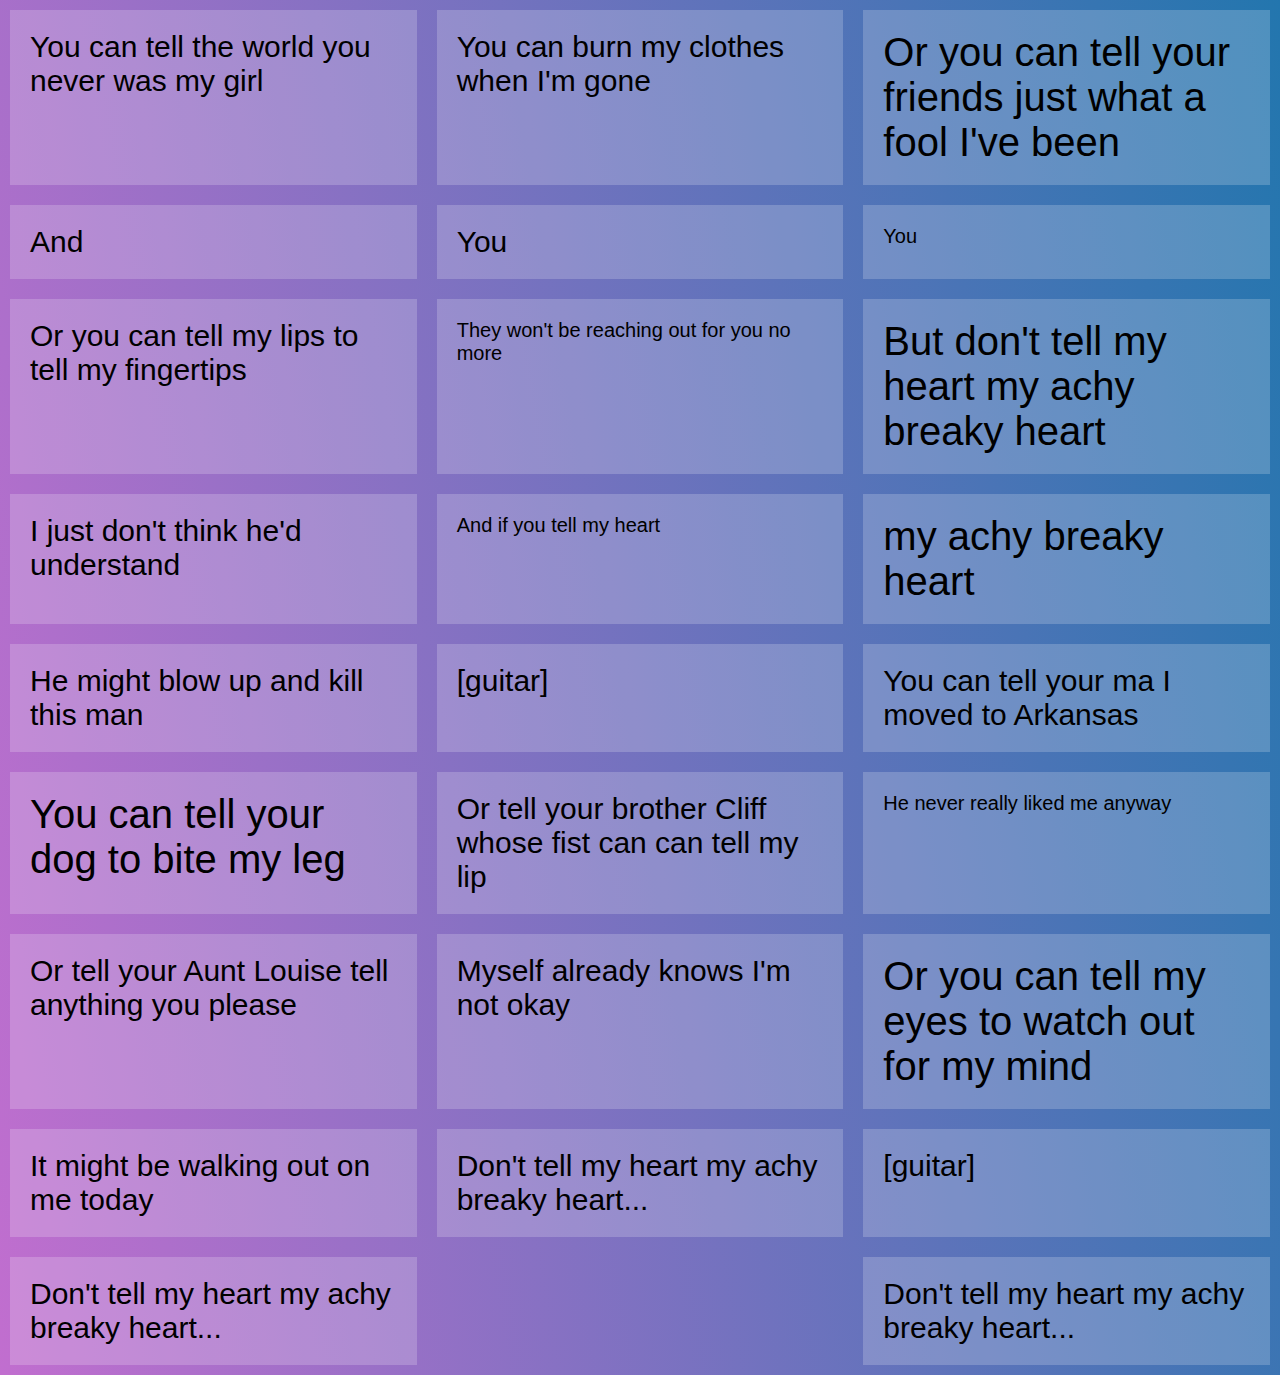
<file: equal-height-elements/index.html>
<!DOCTYPE html>
<html lang="en">
<head>
  <meta charset="UTF-8">
  <title>FlexBox Nav</title>
  <link rel="stylesheet" href="https://maxcdn.bootstrapcdn.com/font-awesome/4.3.0/css/font-awesome.min.css">
  <link rel="stylesheet" href="style-fth.css">
</head>
<body>

  <div class="elements">

    <div class="item">You can tell the world you never was my girl</div>
    <div class="item">You can burn my clothes when I'm gone</div>
    <div class="item large">Or you can tell your friends just what a fool I've been</div>
    <div class="item">And </div>

    <div class="item">You </div>
    <div class="item small">You </div>
    <div class="item">Or you can tell my lips to tell my fingertips</div>
    <div class="item small">They won't be reaching out for you no more</div>

    <div class="item large">But don't tell my heart my achy breaky heart</div>
    <div class="item">I just don't think he'd understand</div>
    <div class="item small">And if you tell my heart</div>
    <div class="item large">my achy breaky heart</div>
    <div class="item">He might blow up and kill this man</div>

    <div class="item">[guitar]</div>

    <div class="item">You can tell your ma I moved to Arkansas</div>
    <div class="item large">You can tell your dog to bite my leg</div>
    <div class="item">Or tell your brother Cliff whose fist can can tell my lip</div>
    <div class="item small">He never really liked me anyway</div>

    <div class="item">Or tell your Aunt Louise tell anything you please</div>
    <div class="item">Myself already knows I'm not okay</div>
    <div class="item large">Or you can tell my eyes to watch out for my mind</div>
    <div class="item">It might be walking out on me today</div>

    <div class="item">Don't tell my heart my achy breaky heart...</div>

    <div class="item">[guitar]</div>

    <div class="item">Don't tell my heart my achy breaky heart...</div>
    <div class="item">Don't tell my heart my achy breaky heart...</div>

  </div>

</body>
</html>
</file>
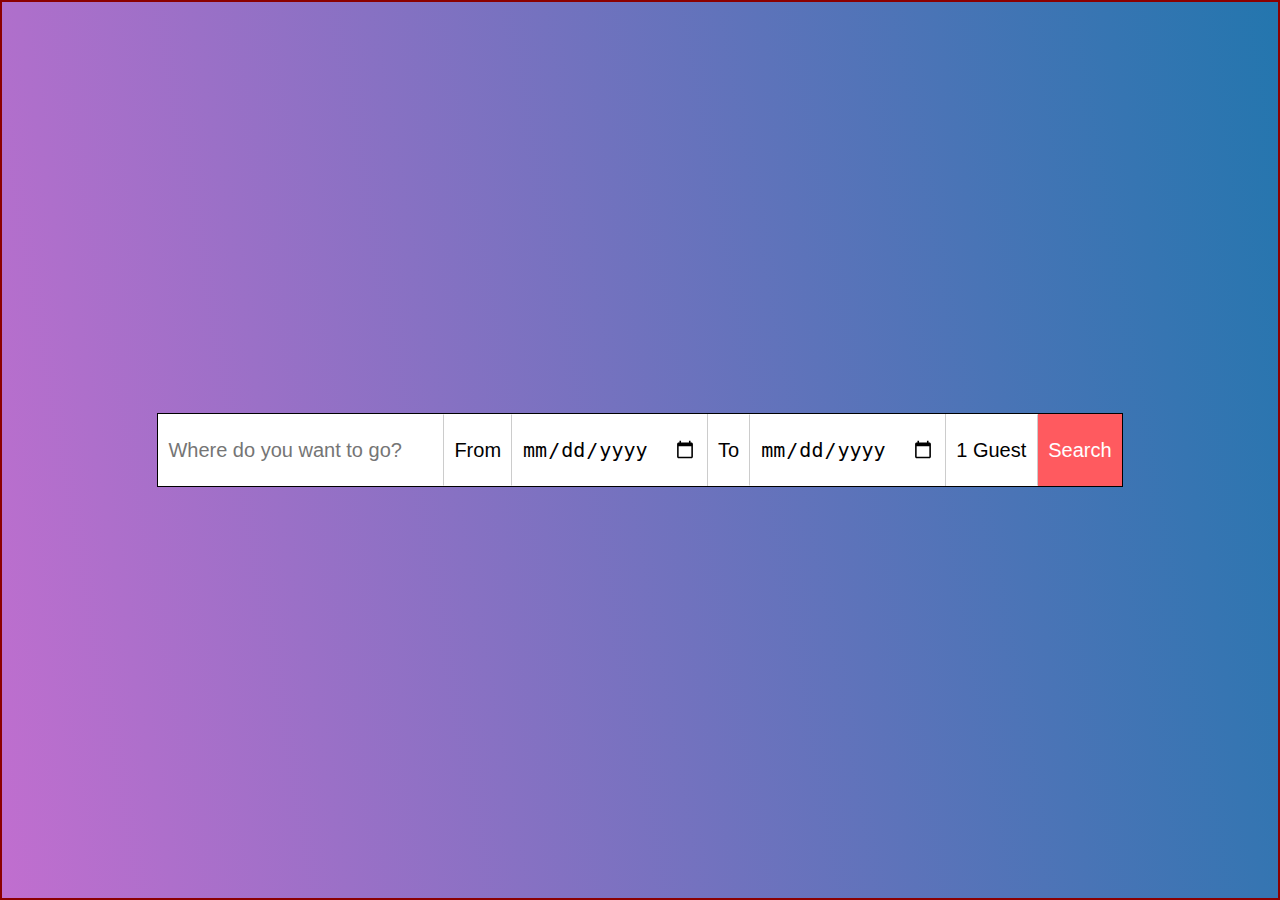
<file: flexbox-form/index.html>
<!DOCTYPE html>
<html lang="en">
<head>
  <meta charset="UTF-8">
  <title>FlexBox Nav</title>
  <link rel="stylesheet" href="https://maxcdn.bootstrapcdn.com/font-awesome/4.3.0/css/font-awesome.min.css">
  <link rel="stylesheet" href="style-fth.css">
</head>
<body>


  <div class="cover">
    

    <form  class="flex-form">
      
      <input type="search" placeholder="Where do you want to go?">
      
      <label for="from">From</label>
      <input type="date" name="from">

      <label for="from">To</label>
      <input type="date" name="to">

      <select name="" id="">
        <option value="1">1 Guest</option>
        <option value="2">2 Guest</option>
        <option value="3">3 Guest</option>
        <option value="4">4 Guest</option>
        <option value="5">5 Guest</option>
      </select>

      <input type="submit" value="Search">

    </form>

  </div>
  
  <!--<video  class="dog" src="https://s3-us-west-2.amazonaws.com/coverr/mp4/Coverr-Lulu.mp4" autoplay loop></video>-->

</body>
</html>
</file>
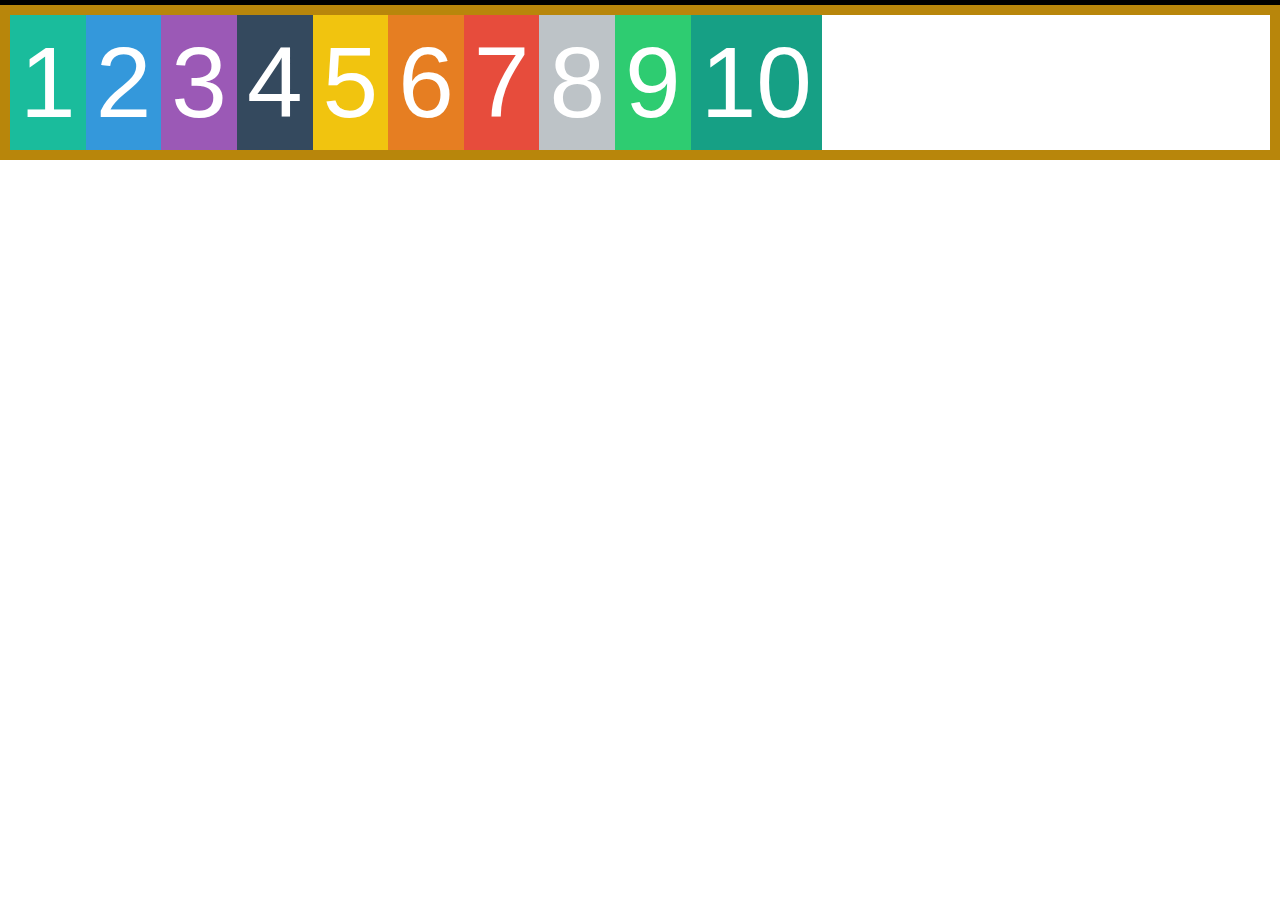
<file: intro/index.html>
<!doctype html>
<html lang="en">
<head>
  <meta charset="UTF-8">
  <title>FlexBox Tutorial</title>
  <link rel="stylesheet" href="style.css">
</head>
<body>

  <div class="noire">
    
  </div>

  <div class="container">
    <div class="box box1">1</div>
    <div class="box box2">2</div>
    <div class="box box3">3</div>
    <div class="box box4">4</div>
    <div class="box box5">5</div>
    <div class="box box6">6</div>
    <div class="box box7">7</div>
    <div class="box box8">8</div>
    <div class="box box9">9</div>
    <div class="box box10">10</div>
  </div>

</body>
</html>
</file>
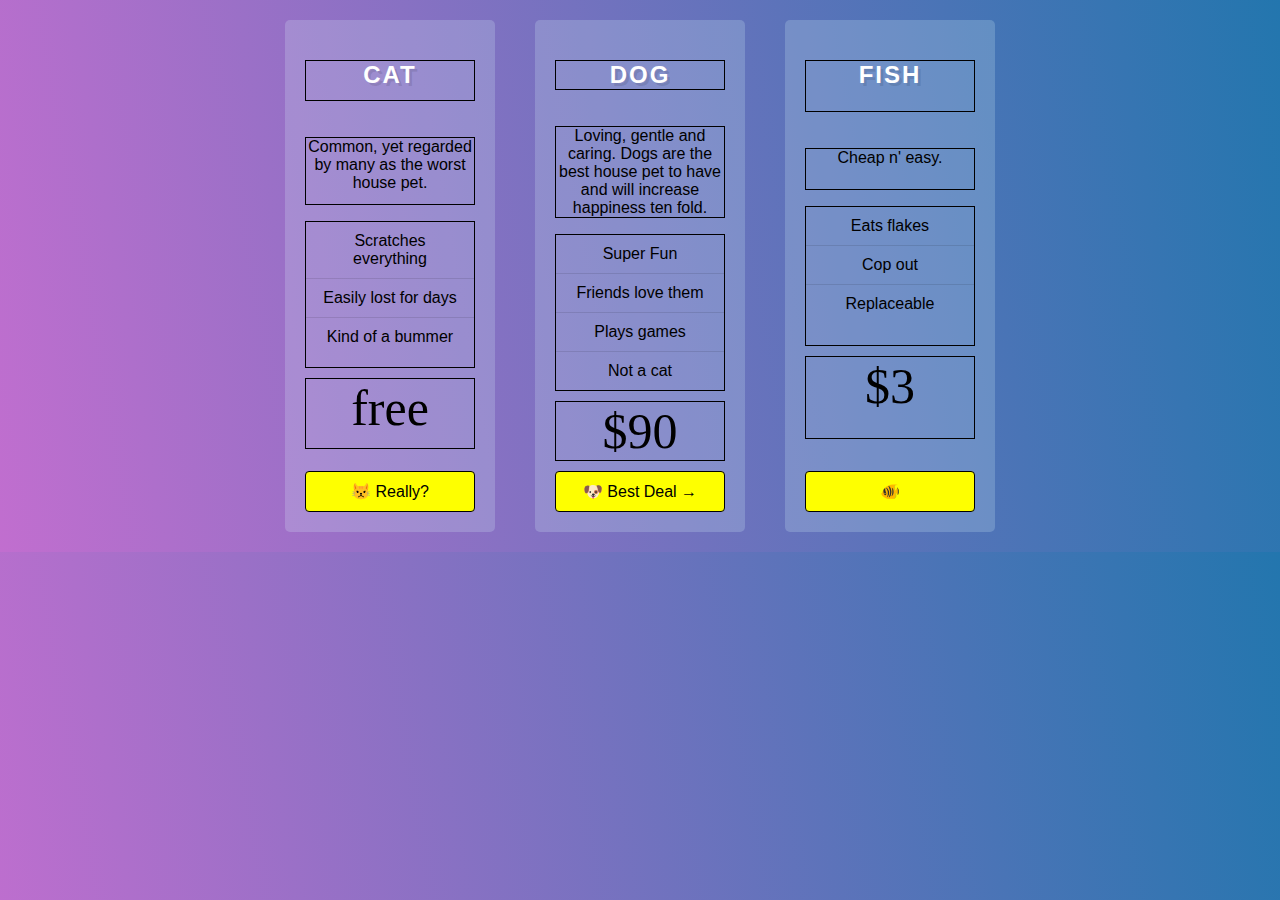
<file: pricing-grid/index.html>
<!DOCTYPE html>
<html lang="en">
<head>
  <meta charset="UTF-8">
  <title>FlexBox Nav</title>
  <link rel="stylesheet" href="https://maxcdn.bootstrapcdn.com/font-awesome/4.3.0/css/font-awesome.min.css">
  <link rel="stylesheet" href="style-fth.css">
</head>
<body>

  <!-- Flex Container! -->
  <div class="pricing-grid">

    <div class="plan plan1">
      
      <h2>Cat</h2>
      <p>Common, yet regarded by many as the worst house pet.</p>
      <ul class="features">
        <li>Scratches everything</li>
        <li>Easily lost for days</li>
        <li>Kind of a bummer</li>
      </ul>

      <p class="price">free</p>

      <a href="#" class="cta">😾 Really?</a>
    </div>

    <div class="plan plan2">
      
      <h2>Dog</h2>
      <p>Loving, gentle and caring. Dogs are the best house pet to have and will increase happiness ten fold. </p>
      <ul class="features">
        <li>Super Fun</li>
        <li>Friends love them</li>
        <li>Plays games</li>
        <li>Not a cat</li>
      </ul>

      <p class="price">$90</p>

      <a href="#" class="cta">🐶 Best Deal →</a>
    </div>

    <div class="plan plan3">
      
      <h2>Fish</h2>
      <p>Cheap n' easy.</p>
      <ul class="features">
        <li>Eats flakes</li>
        <li>Cop out</li>
        <li>Replaceable</li>
      </ul>

      <p class="price">$3</p>

      <a href="#" class="cta">🐠</a>
    </div>

  </div>

</body>
</html>
</file>
<file: equal-height-elements/style-fth.css>
/* Some CSS Setup - nothing to do with flexbox */
html {
  box-sizing: border-box;
}

*, *:before, *:after {
  box-sizing: inherit;
}

body {
  font-family: sans-serif;
  margin: 0;
  background-image: linear-gradient(260deg, #2376ae 0%, #c16ecf 100%);
}

a {
  color:white;
}

.item.large {
  font-size: 40px;
}

.item.small {
  font-size: 20px;
}

.item {
  background:rgba(255,255,255,0.2);
  margin:10px;
  padding:20px;
  font-size: 30px;
}

/* Flexbox Starts Here: */

.elements {
  display: flex;
  flex-wrap: wrap;
  justify-content: space-between;
}

.item {
  flex: 0 1 calc(33.333% - 20px);
}
</file>
<file: flexbox-form/style-fth.css>
/* Some CSS Setup - nothing to do with flexbox */
html {
  box-sizing: border-box;
}

*, *:before, *:after {
  box-sizing: inherit;
}

body {
  font-family: sans-serif;
  margin: 0;
  overflow: hidden;
  background-image: linear-gradient(260deg, #2376ae 0%, #c16ecf 100%);
}

a {
  color:white;
}

.cover  {
  height:100vh;
  width:100%;
}

/*Video*/

.dog {
  height:100%;
  -webkit-filter:blur(5px);
  filter:blur(5px);
  position: absolute;
  top: 0;
}

/*Hack to get them to align properly */
.flex-form > *:not([type="date"]) {
  border-top:1px solid white;
  border-bottom:1px solid white;
}

.flex-form input[type="submit"] {
  background:#FF5A5F;
  border-top: 1px solid #FF5A5F;
  border-bottom: 1px solid #FF5A5F;
  color:white;
}

.flex-form > * {
  border:0;
  padding:10px;
  background:white;
  line-height:50px;
  font-size: 20px;
  border-radius:0;
  outline:0;
  border-right:1px solid rgba(0,0,0,0.2);
  -webkit-appearance:none;
}

.flex-form > *:last-child {
  border-right: 0;
}

/*Flexbox Starts Here*/
.cover {
  border: 2px solid darkred;
  display: flex;
  justify-content: center;
  align-items: center;
}


.flex-form {
  display: flex;
  border: 1px solid black;
}

/*input[type="search"] {
  flex-basis: 20px;
}*/
</file>
<file: pricing-grid/style-fth.css>
/* Some CSS Setup - nothing to do with flexbox */
html {
  box-sizing: border-box;
}

*, *:before, *:after {
  box-sizing: inherit;
}

body {
  font-family: sans-serif;
  margin: 0;
  background-image: linear-gradient(260deg, #2376ae 0%, #c16ecf 100%);
}

a {
  color:white;
}

.plan ul {
  margin: 0;
  padding: 0;
  list-style: none;
}

.plan ul li {
  border-bottom: 1px solid rgba(0,0,0,0.1);
  padding:10px;
}

.plan ul li:last-child {
  border-bottom: 0;
}

.plan a {
  text-decoration: none;
  background:#FEFF00;
  padding:10px;
  color:black;
  border-radius:4px;
}


.plan h2 {
  text-transform: uppercase;
  color:white;
  letter-spacing: 2px;
  text-shadow:3px 3px 0 rgba(0,0,0,0.1);
}

.price {
  font-size: 50px;
  font-family: serif;
  margin: 10px 0;
}


.pricing-grid {
  max-width:750px;
  margin: 0 auto;
  display: flex;
  justify-content: center;
}

.plan {
  flex: 1;
  background: rgba(225, 255, 255, 0.2);
  margin: 20px;
  border-radius: 5px;
  padding: 20px;
  text-align: center;
  display: flex;
  flex-wrap: wrap;
}

.plan > * {
  flex-basis: 100%;
  border: 1px solid black;
}

a {
  align-self: flex-end;
}
</file>
<file: intro/style.css>
/* CSS Normalize */
article,aside,details,figcaption,figure,footer,header,hgroup,nav,section,summary{display:block;}audio,canvas,video{display:inline-block;}audio:not([controls]){display:none;height:0;}[hidden]{display:none;}html{font-family:sans-serif;-webkit-text-size-adjust:100%;-ms-text-size-adjust:100%;}a:focus{outline:thin dotted;}a:active,a:hover{outline:0;}h1{font-size:2em;}abbr[title]{border-bottom:1px dotted;}b,strong{font-weight:700;}dfn{font-style:italic;}mark{background:#ff0;color:#000;}code,kbd,pre,samp{font-family:monospace, serif;font-size:1em;}pre{white-space:pre-wrap;word-wrap:break-word;}q{quotes:\201C \201D \2018 \2019;}small{font-size:80%;}sub,sup{font-size:75%;line-height:0;position:relative;vertical-align:baseline;}sup{top:-.5em;}sub{bottom:-.25em;}img{border:0;}svg:not(:root){overflow:hidden;}fieldset{border:1px solid silver;margin:0 2px;padding:.35em .625em .75em;}button,input,select,textarea{font-family:inherit;font-size:100%;margin:0;}button,input{line-height:normal;}button,html input[type=button],/* 1 */
input[type=reset],input[type=submit]{-webkit-appearance:button;cursor:pointer;}button[disabled],input[disabled]{cursor:default;}input[type=checkbox],input[type=radio]{box-sizing:border-box;padding:0;}input[type=search]{-webkit-appearance:textfield;-moz-box-sizing:content-box;-webkit-box-sizing:content-box;box-sizing:content-box;}input[type=search]::-webkit-search-cancel-button,input[type=search]::-webkit-search-decoration{-webkit-appearance:none;}textarea{overflow:auto;vertical-align:top;}table{border-collapse:collapse;border-spacing:0;}body,figure{margin:0;}legend,button::-moz-focus-inner,input::-moz-focus-inner{border:0;padding:0;}

/* Box-sizing border-box */
* { -moz-box-sizing: border-box; -webkit-box-sizing: border-box; box-sizing: border-box; }


.noire {
  background: black;
  height: 5px;
}

/* Some default styles to make each box visible */
.box {
  color:white;
  font-size: 100px;
  text-align: center;
  padding:10px;
}


/* Colours for each box */
.box1 { background:#1abc9c;}
.box2 { background:#3498db;}
.box3 { background:#9b59b6;}
.box4 { background:#34495e;}
.box5 { background:#f1c40f;}
.box6 { background:#e67e22;}
.box7 { background:#e74c3c;}
.box8 { background:#bdc3c7;}
.box9 { background:#2ecc71;}
.box10 { background:#16a085;}


/* We start writing out flexbox here. The above is just page setup */
.container{
  display: flex;
  border: 10px solid darkgoldenrod;
}
</file>
